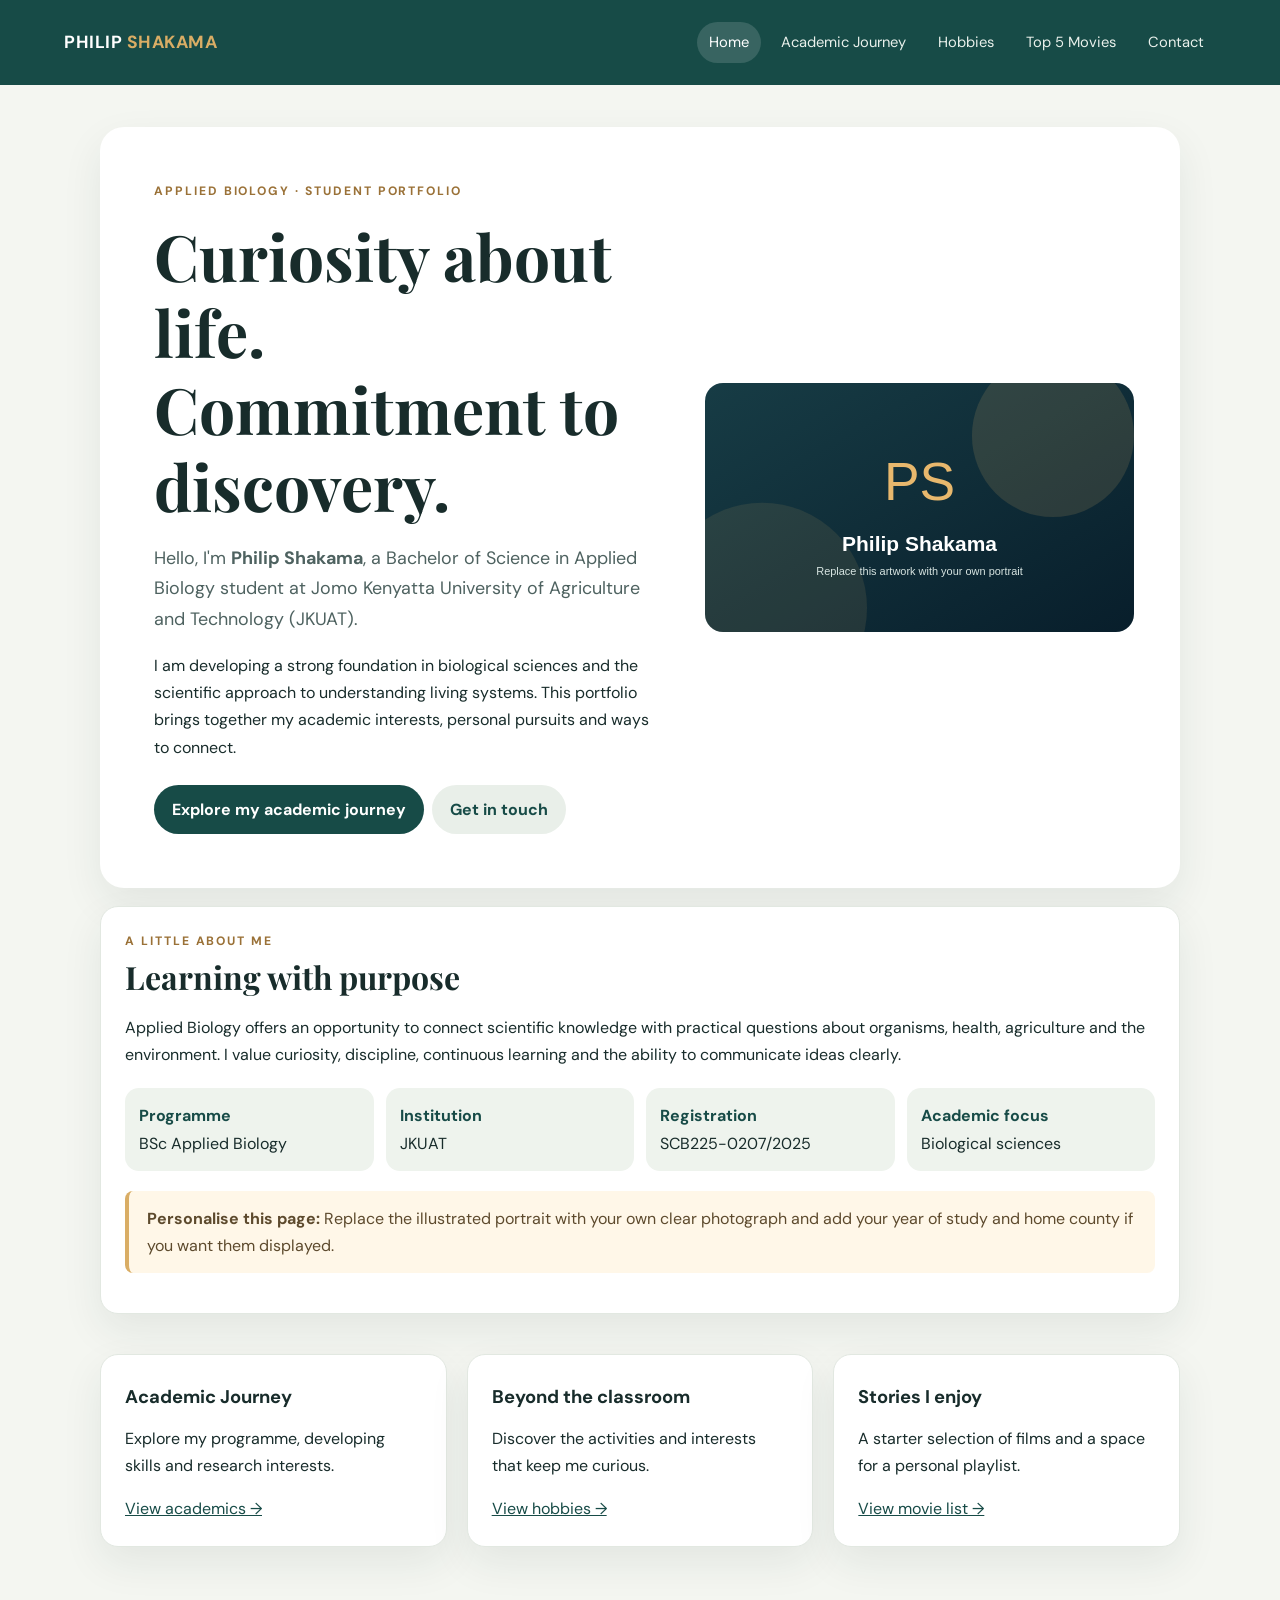
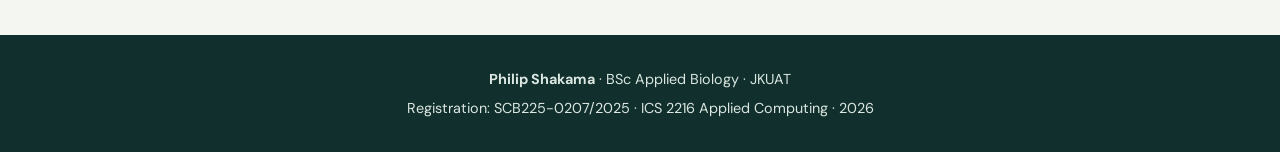
<file: philip_shakama_portfolio/index.html>
<!DOCTYPE html>
<html lang="en"><head><meta charset="utf-8"><meta name="viewport" content="width=device-width, initial-scale=1">
<meta name="description" content="The academic and personal portfolio of Philip Shakama, Applied Biology student.">
<title>Home | Philip Shakama</title><link rel="stylesheet" href="style.css"></head>
<body><header class="site-header"><a class="brand" href="index.html">PHILIP <span>SHAKAMA</span></a><nav aria-label="Main navigation"><a href="index.html" class="active" aria-current="page">Home</a><a href="academic.html" class="" >Academic Journey</a><a href="hobbies.html" class="" >Hobbies</a><a href="movies.html" class="" >Top 5 Movies</a><a href="contact.html" class="" >Contact</a></nav></header>
<main><section class="hero"><div class="hero-copy"><div class="eyebrow">Applied Biology · Student Portfolio</div><h1>Curiosity about life. Commitment to discovery.</h1><p class="lead">Hello, I'm <strong>Philip Shakama</strong>, a Bachelor of Science in Applied Biology student at Jomo Kenyatta University of Agriculture and Technology (JKUAT).</p><p>I am developing a strong foundation in biological sciences and the scientific approach to understanding living systems. This portfolio brings together my academic interests, personal pursuits and ways to connect.</p><a class="btn" href="academic.html">Explore my academic journey</a><a class="btn secondary" href="contact.html">Get in touch</a></div><img src="images/my-photo-placeholder.svg" alt="Illustrated placeholder for Philip Shakama's portrait; replace with a personal photograph"></section>
<section class="card"><div class="eyebrow">A little about me</div><h2>Learning with purpose</h2><p>Applied Biology offers an opportunity to connect scientific knowledge with practical questions about organisms, health, agriculture and the environment. I value curiosity, discipline, continuous learning and the ability to communicate ideas clearly.</p><div class="facts"><div class="fact"><strong>Programme</strong>BSc Applied Biology</div><div class="fact"><strong>Institution</strong>JKUAT</div><div class="fact"><strong>Registration</strong>SCB225-0207/2025</div><div class="fact"><strong>Academic focus</strong>Biological sciences</div></div><p class="notice"><strong>Personalise this page:</strong> Replace the illustrated portrait with your own clear photograph and add your year of study and home county if you want them displayed.</p></section>
<section class="grid"><article class="card"><h3>Academic Journey</h3><p>Explore my programme, developing skills and research interests.</p><a href="academic.html">View academics →</a></article><article class="card"><h3>Beyond the classroom</h3><p>Discover the activities and interests that keep me curious.</p><a href="hobbies.html">View hobbies →</a></article><article class="card"><h3>Stories I enjoy</h3><p>A starter selection of films and a space for a personal playlist.</p><a href="movies.html">View movie list →</a></article></section></main><footer><p><strong>Philip Shakama</strong> · BSc Applied Biology · JKUAT</p><p>Registration: SCB225-0207/2025 · ICS 2216 Applied Computing · 2026</p></footer></body></html>
</file>
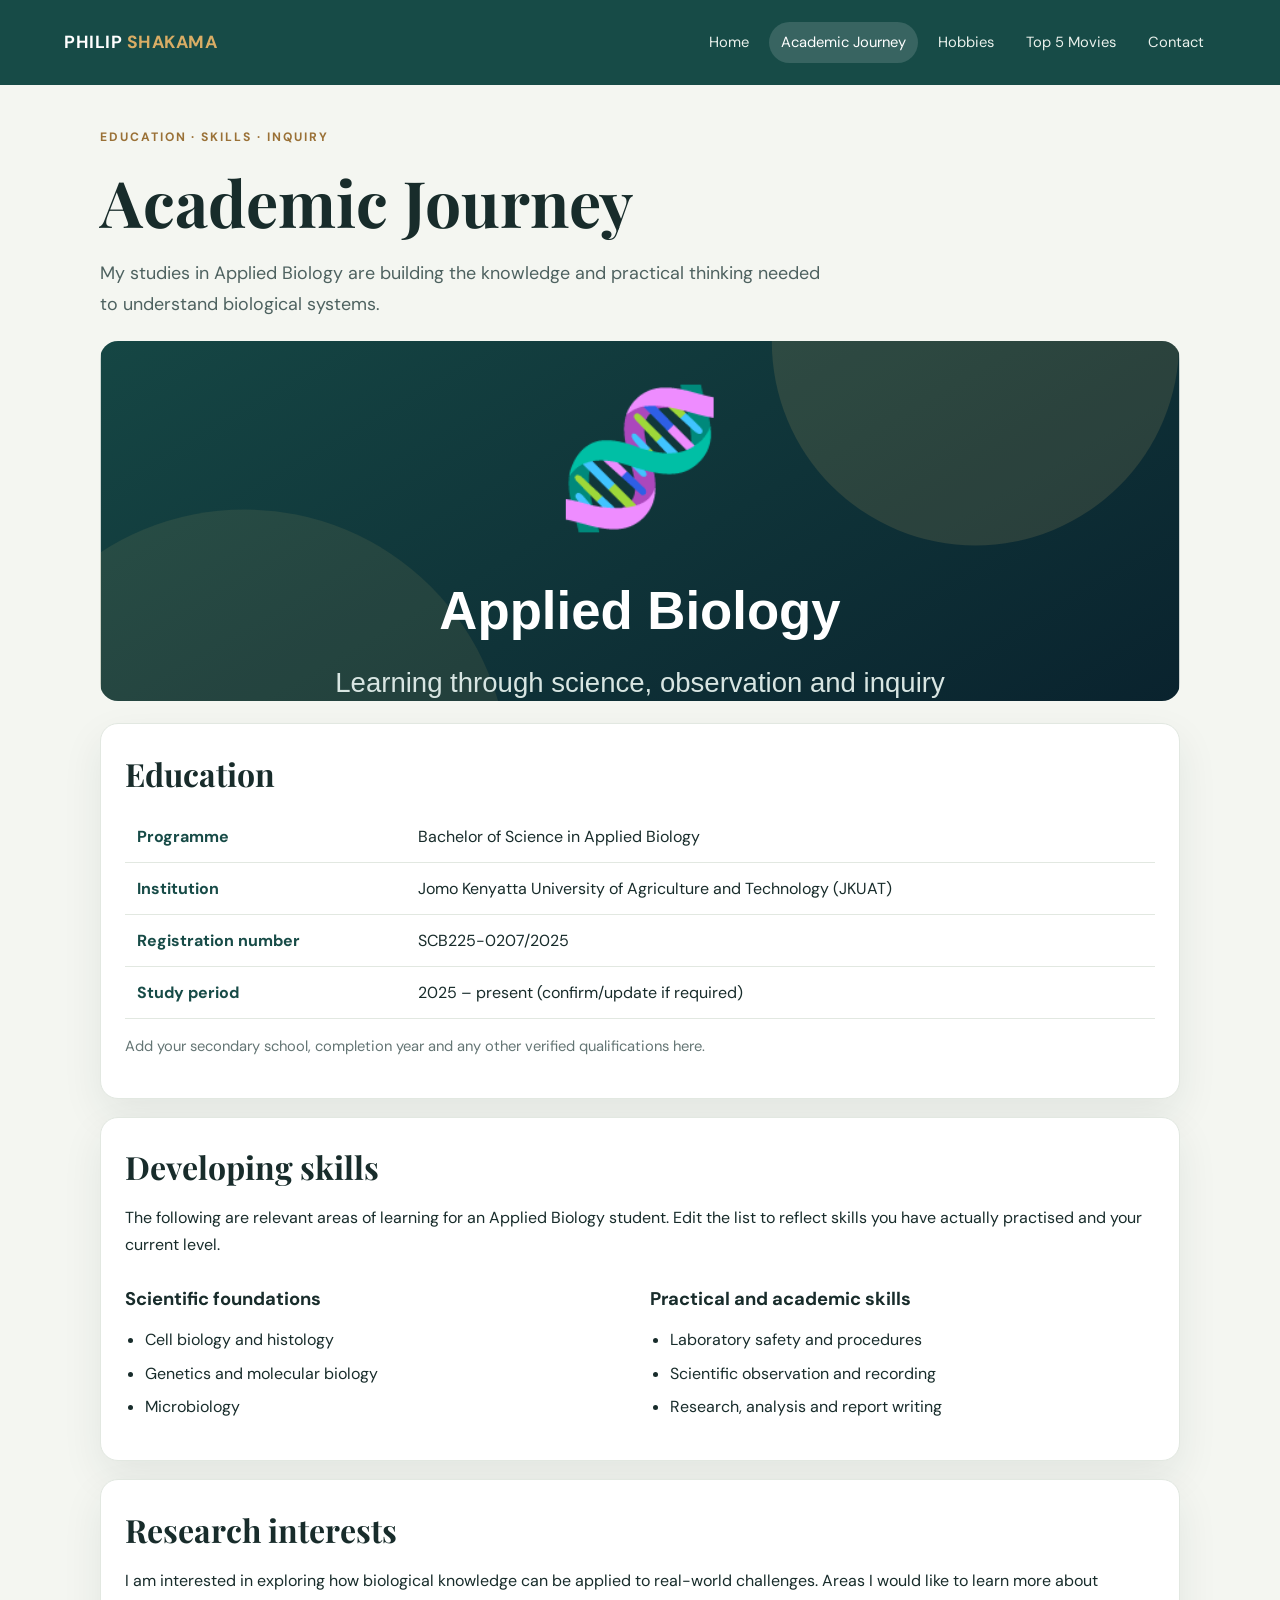
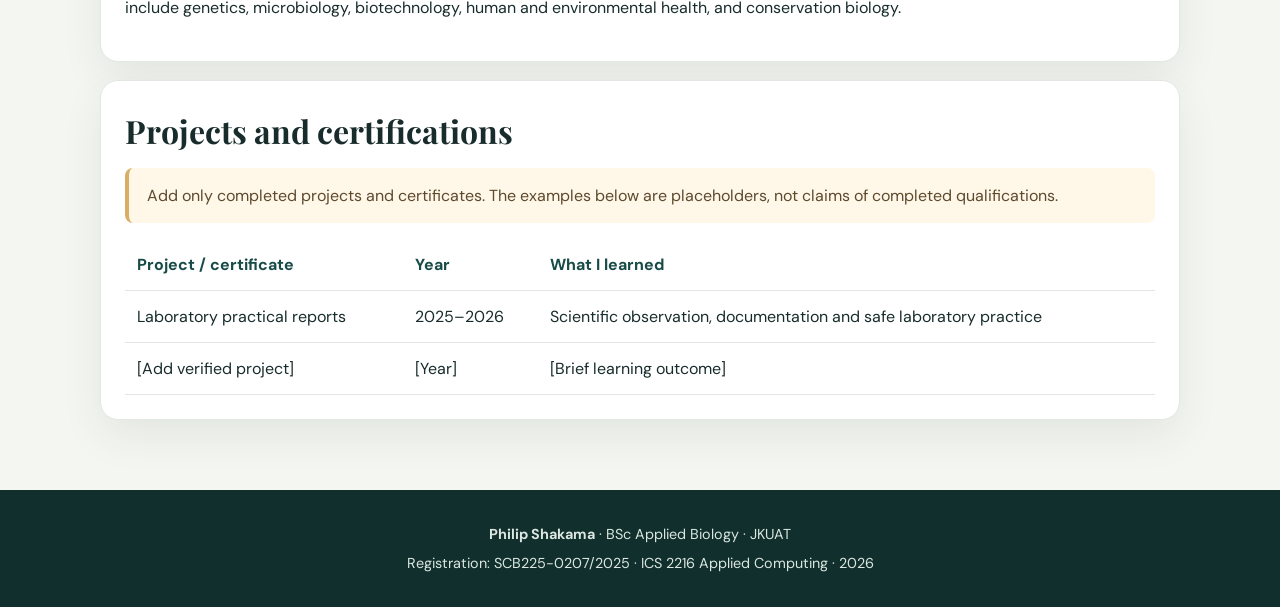
<file: philip_shakama_portfolio/academic.html>
<!DOCTYPE html>
<html lang="en"><head><meta charset="utf-8"><meta name="viewport" content="width=device-width, initial-scale=1">
<meta name="description" content="The academic and personal portfolio of Philip Shakama, Applied Biology student.">
<title>Academic Journey | Philip Shakama</title><link rel="stylesheet" href="style.css"></head>
<body><header class="site-header"><a class="brand" href="index.html">PHILIP <span>SHAKAMA</span></a><nav aria-label="Main navigation"><a href="index.html" class="" >Home</a><a href="academic.html" class="active" aria-current="page">Academic Journey</a><a href="hobbies.html" class="" >Hobbies</a><a href="movies.html" class="" >Top 5 Movies</a><a href="contact.html" class="" >Contact</a></nav></header>
<main><div class="eyebrow">Education · Skills · Inquiry</div><h1>Academic Journey</h1><p class="lead">My studies in Applied Biology are building the knowledge and practical thinking needed to understand biological systems.</p><img class="feature-img" src="images/campus.svg" alt="Illustration representing Applied Biology study and scientific inquiry">
<section class="card"><h2>Education</h2><table><tr><th>Programme</th><td>Bachelor of Science in Applied Biology</td></tr><tr><th>Institution</th><td>Jomo Kenyatta University of Agriculture and Technology (JKUAT)</td></tr><tr><th>Registration number</th><td>SCB225-0207/2025</td></tr><tr><th>Study period</th><td>2025 – present (confirm/update if required)</td></tr></table><p class="meta">Add your secondary school, completion year and any other verified qualifications here.</p></section>
<section class="card"><h2>Developing skills</h2><p>The following are relevant areas of learning for an Applied Biology student. Edit the list to reflect skills you have actually practised and your current level.</p><div class="grid"><div><h3>Scientific foundations</h3><ul><li>Cell biology and histology</li><li>Genetics and molecular biology</li><li>Microbiology</li></ul></div><div><h3>Practical and academic skills</h3><ul><li>Laboratory safety and procedures</li><li>Scientific observation and recording</li><li>Research, analysis and report writing</li></ul></div></div></section>
<section class="card"><h2>Research interests</h2><p>I am interested in exploring how biological knowledge can be applied to real-world challenges. Areas I would like to learn more about include genetics, microbiology, biotechnology, human and environmental health, and conservation biology.</p></section>
<section class="card"><h2>Projects and certifications</h2><p class="notice">Add only completed projects and certificates. The examples below are placeholders, not claims of completed qualifications.</p><table><tr><th>Project / certificate</th><th>Year</th><th>What I learned</th></tr><tr><td>Laboratory practical reports</td><td>2025–2026</td><td>Scientific observation, documentation and safe laboratory practice</td></tr><tr><td>[Add verified project]</td><td>[Year]</td><td>[Brief learning outcome]</td></tr></table></section></main><footer><p><strong>Philip Shakama</strong> · BSc Applied Biology · JKUAT</p><p>Registration: SCB225-0207/2025 · ICS 2216 Applied Computing · 2026</p></footer></body></html>
</file>
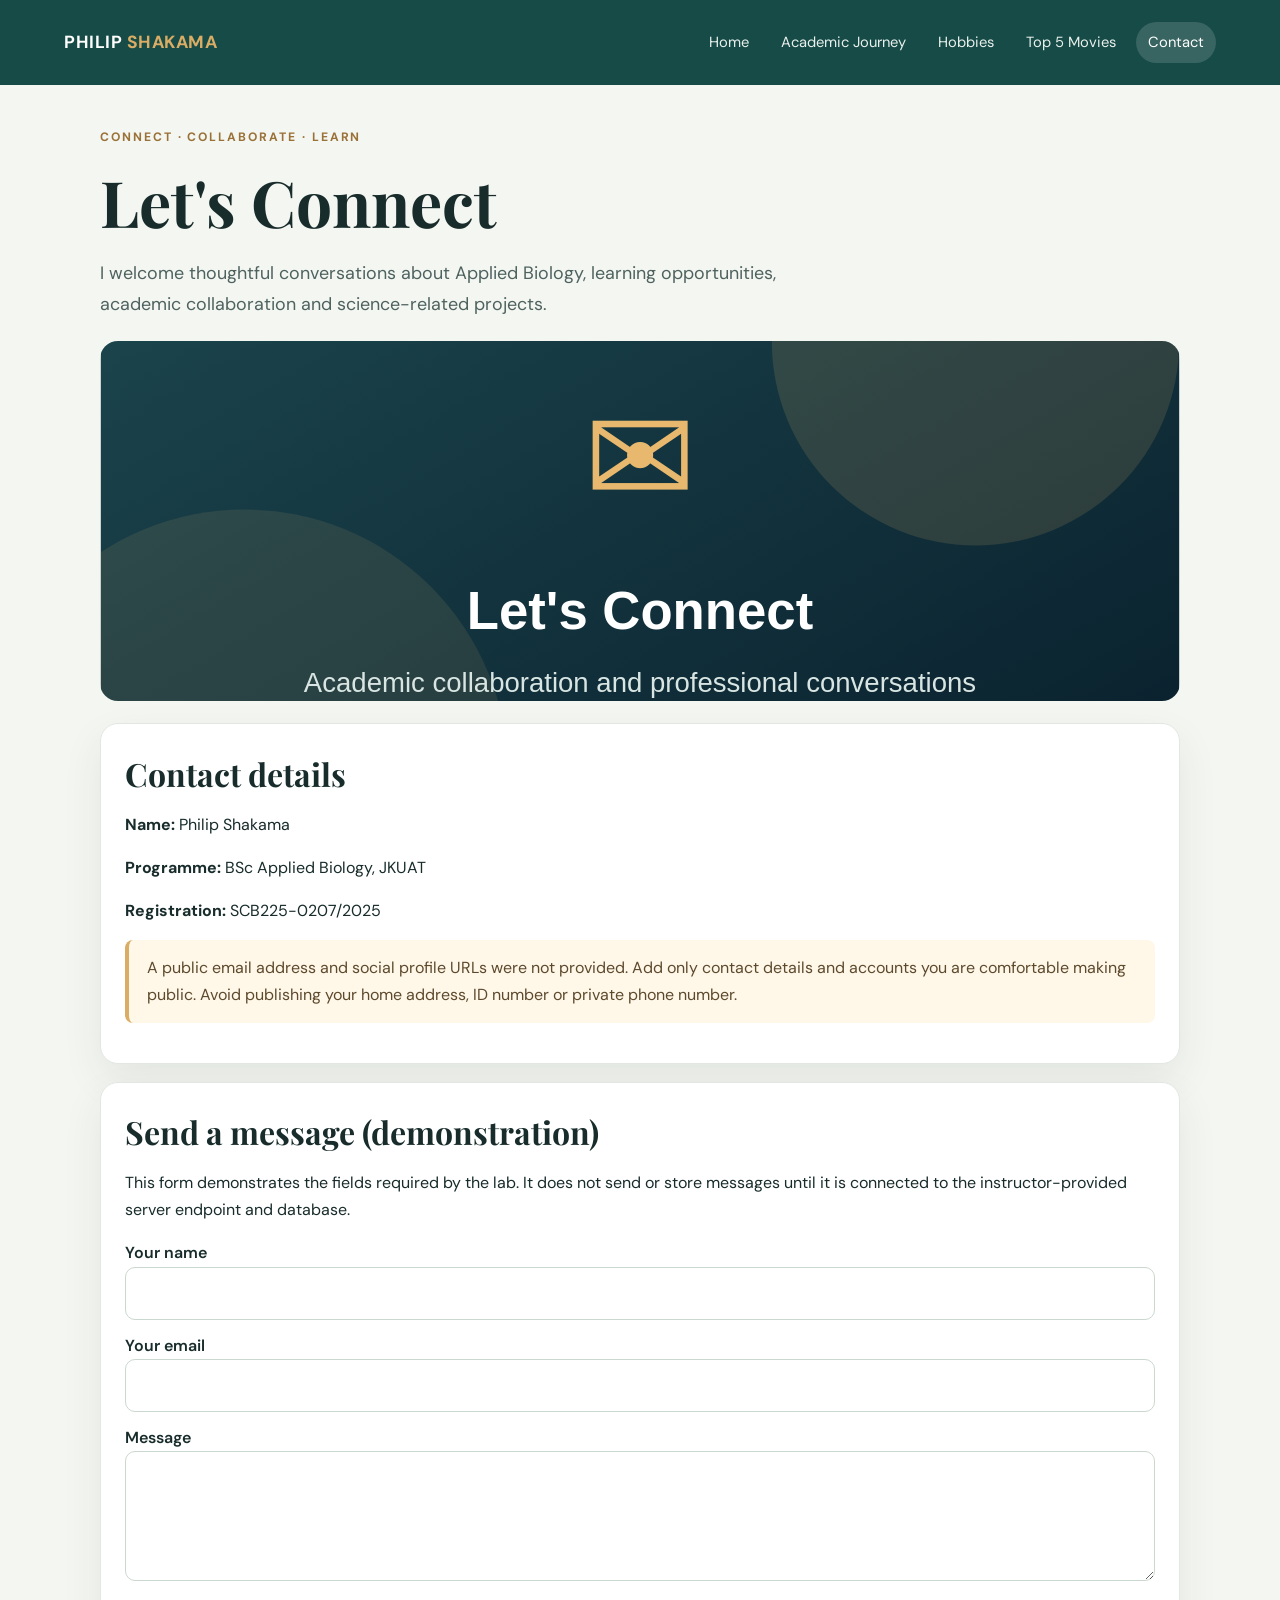
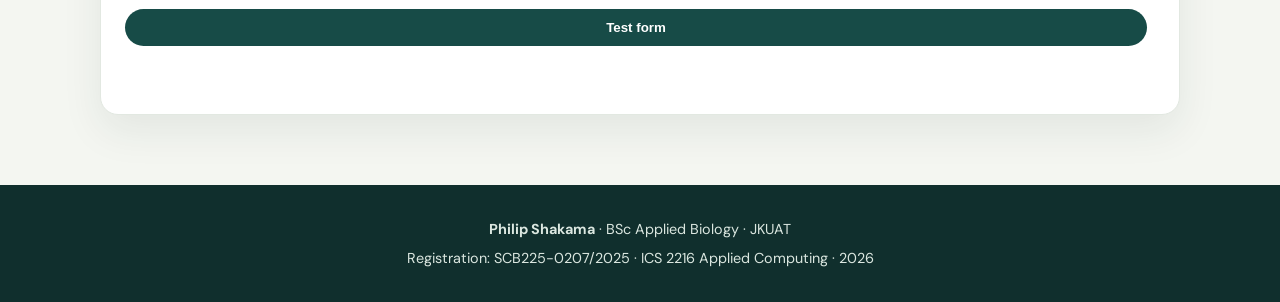
<file: philip_shakama_portfolio/contact.html>
<!DOCTYPE html>
<html lang="en"><head><meta charset="utf-8"><meta name="viewport" content="width=device-width, initial-scale=1">
<meta name="description" content="The academic and personal portfolio of Philip Shakama, Applied Biology student.">
<title>Contact | Philip Shakama</title><link rel="stylesheet" href="style.css"></head>
<body><header class="site-header"><a class="brand" href="index.html">PHILIP <span>SHAKAMA</span></a><nav aria-label="Main navigation"><a href="index.html" class="" >Home</a><a href="academic.html" class="" >Academic Journey</a><a href="hobbies.html" class="" >Hobbies</a><a href="movies.html" class="" >Top 5 Movies</a><a href="contact.html" class="active" aria-current="page">Contact</a></nav></header>
<main><div class="eyebrow">Connect · Collaborate · Learn</div><h1>Let's Connect</h1><p class="lead">I welcome thoughtful conversations about Applied Biology, learning opportunities, academic collaboration and science-related projects.</p><img class="feature-img" src="images/contact.svg" alt="Illustration representing communication and professional connection">
<section class="card"><h2>Contact details</h2><p><strong>Name:</strong> Philip Shakama</p><p><strong>Programme:</strong> BSc Applied Biology, JKUAT</p><p><strong>Registration:</strong> SCB225-0207/2025</p><p class="notice">A public email address and social profile URLs were not provided. Add only contact details and accounts you are comfortable making public. Avoid publishing your home address, ID number or private phone number.</p></section>
<section class="card"><h2>Send a message (demonstration)</h2><p>This form demonstrates the fields required by the lab. It does not send or store messages until it is connected to the instructor-provided server endpoint and database.</p><form id="contact-form"><div><label for="sender_name">Your name</label><input id="sender_name" name="sender_name" required></div><div><label for="sender_email">Your email</label><input id="sender_email" name="sender_email" type="email" required></div><div><label for="message">Message</label><textarea id="message" name="message" required></textarea></div><button class="btn" type="submit">Test form</button><p id="form-status" role="status" aria-live="polite"></p></form></section>
<script>document.getElementById('contact-form').addEventListener('submit',function(e){e.preventDefault();document.getElementById('form-status').textContent='Demo only: the form has been validated in this browser but no message was sent or saved. Connect the instructor-provided backend to enable submissions.';});</script></main><footer><p><strong>Philip Shakama</strong> · BSc Applied Biology · JKUAT</p><p>Registration: SCB225-0207/2025 · ICS 2216 Applied Computing · 2026</p></footer></body></html>
</file>
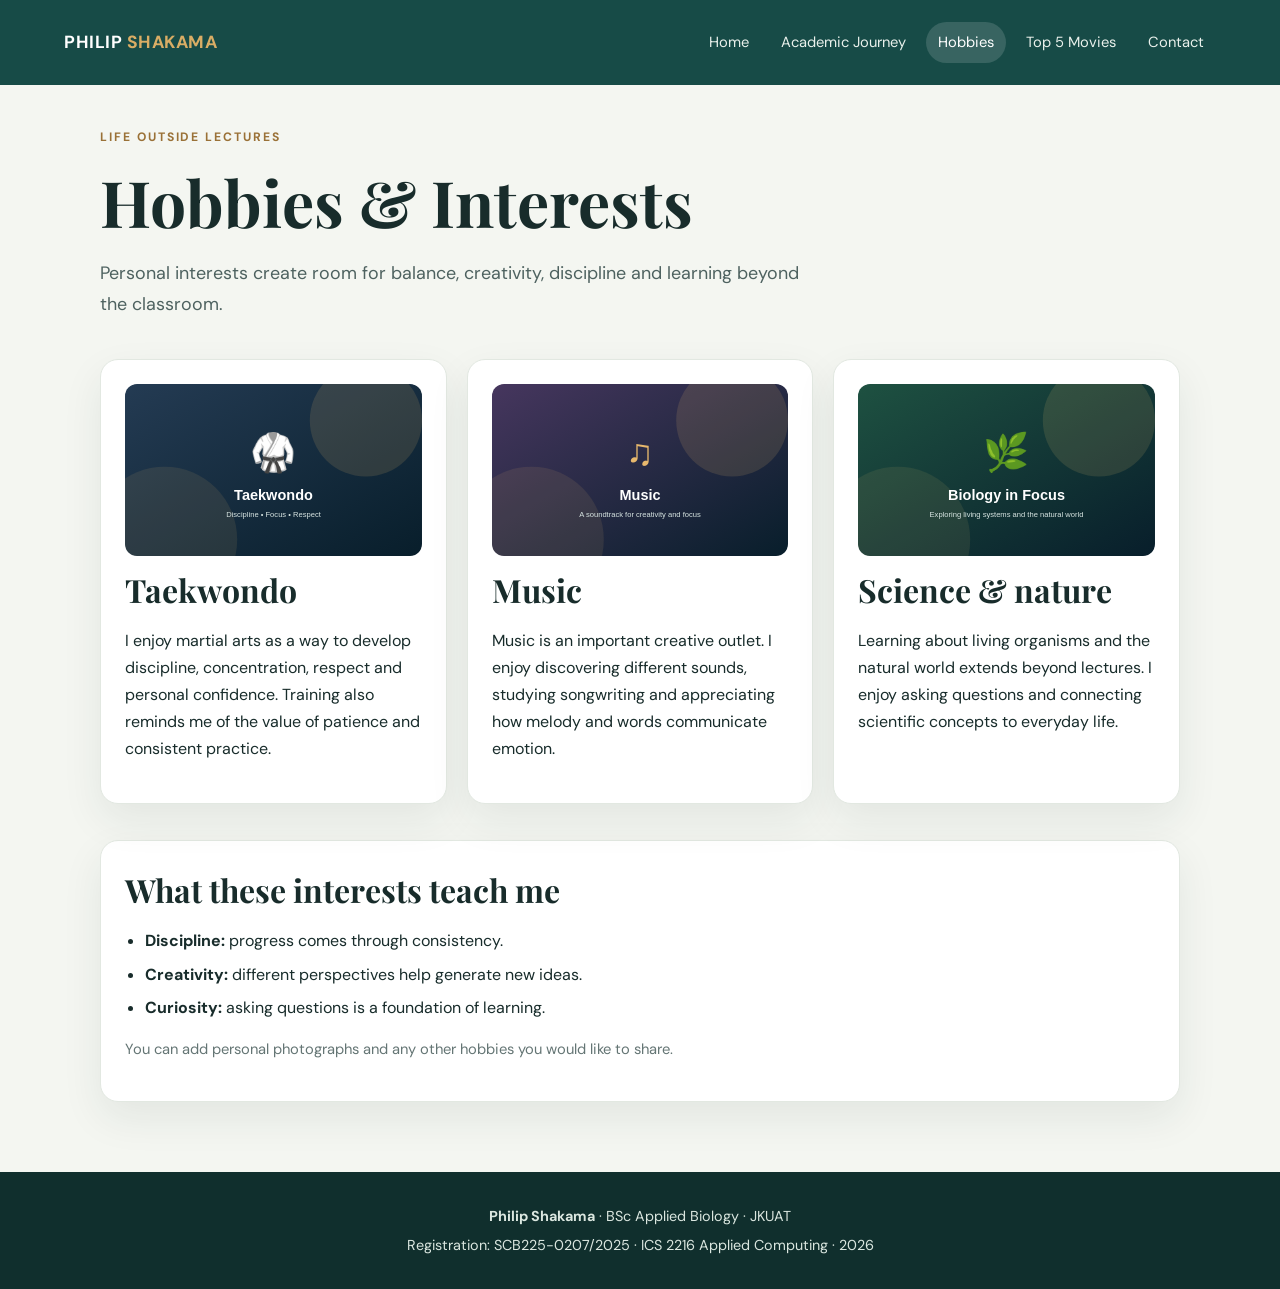
<file: philip_shakama_portfolio/hobbies.html>
<!DOCTYPE html>
<html lang="en"><head><meta charset="utf-8"><meta name="viewport" content="width=device-width, initial-scale=1">
<meta name="description" content="The academic and personal portfolio of Philip Shakama, Applied Biology student.">
<title>Hobbies | Philip Shakama</title><link rel="stylesheet" href="style.css"></head>
<body><header class="site-header"><a class="brand" href="index.html">PHILIP <span>SHAKAMA</span></a><nav aria-label="Main navigation"><a href="index.html" class="" >Home</a><a href="academic.html" class="" >Academic Journey</a><a href="hobbies.html" class="active" aria-current="page">Hobbies</a><a href="movies.html" class="" >Top 5 Movies</a><a href="contact.html" class="" >Contact</a></nav></header>
<main><div class="eyebrow">Life outside lectures</div><h1>Hobbies & Interests</h1><p class="lead">Personal interests create room for balance, creativity, discipline and learning beyond the classroom.</p><div class="grid">
<article class="card"><img src="images/taekwondo.svg" alt="Illustration representing taekwondo and martial arts practice"><h2>Taekwondo</h2><p>I enjoy martial arts as a way to develop discipline, concentration, respect and personal confidence. Training also reminds me of the value of patience and consistent practice.</p></article>
<article class="card"><img src="images/music.svg" alt="Illustration representing music and listening"><h2>Music</h2><p>Music is an important creative outlet. I enjoy discovering different sounds, studying songwriting and appreciating how melody and words communicate emotion.</p></article>
<article class="card"><img src="images/biology.svg" alt="Illustration of a green leaf representing nature and biology"><h2>Science & nature</h2><p>Learning about living organisms and the natural world extends beyond lectures. I enjoy asking questions and connecting scientific concepts to everyday life.</p></article>
</div><section class="card"><h2>What these interests teach me</h2><ul><li><strong>Discipline:</strong> progress comes through consistency.</li><li><strong>Creativity:</strong> different perspectives help generate new ideas.</li><li><strong>Curiosity:</strong> asking questions is a foundation of learning.</li></ul><p class="meta">You can add personal photographs and any other hobbies you would like to share.</p></section></main><footer><p><strong>Philip Shakama</strong> · BSc Applied Biology · JKUAT</p><p>Registration: SCB225-0207/2025 · ICS 2216 Applied Computing · 2026</p></footer></body></html>
</file>
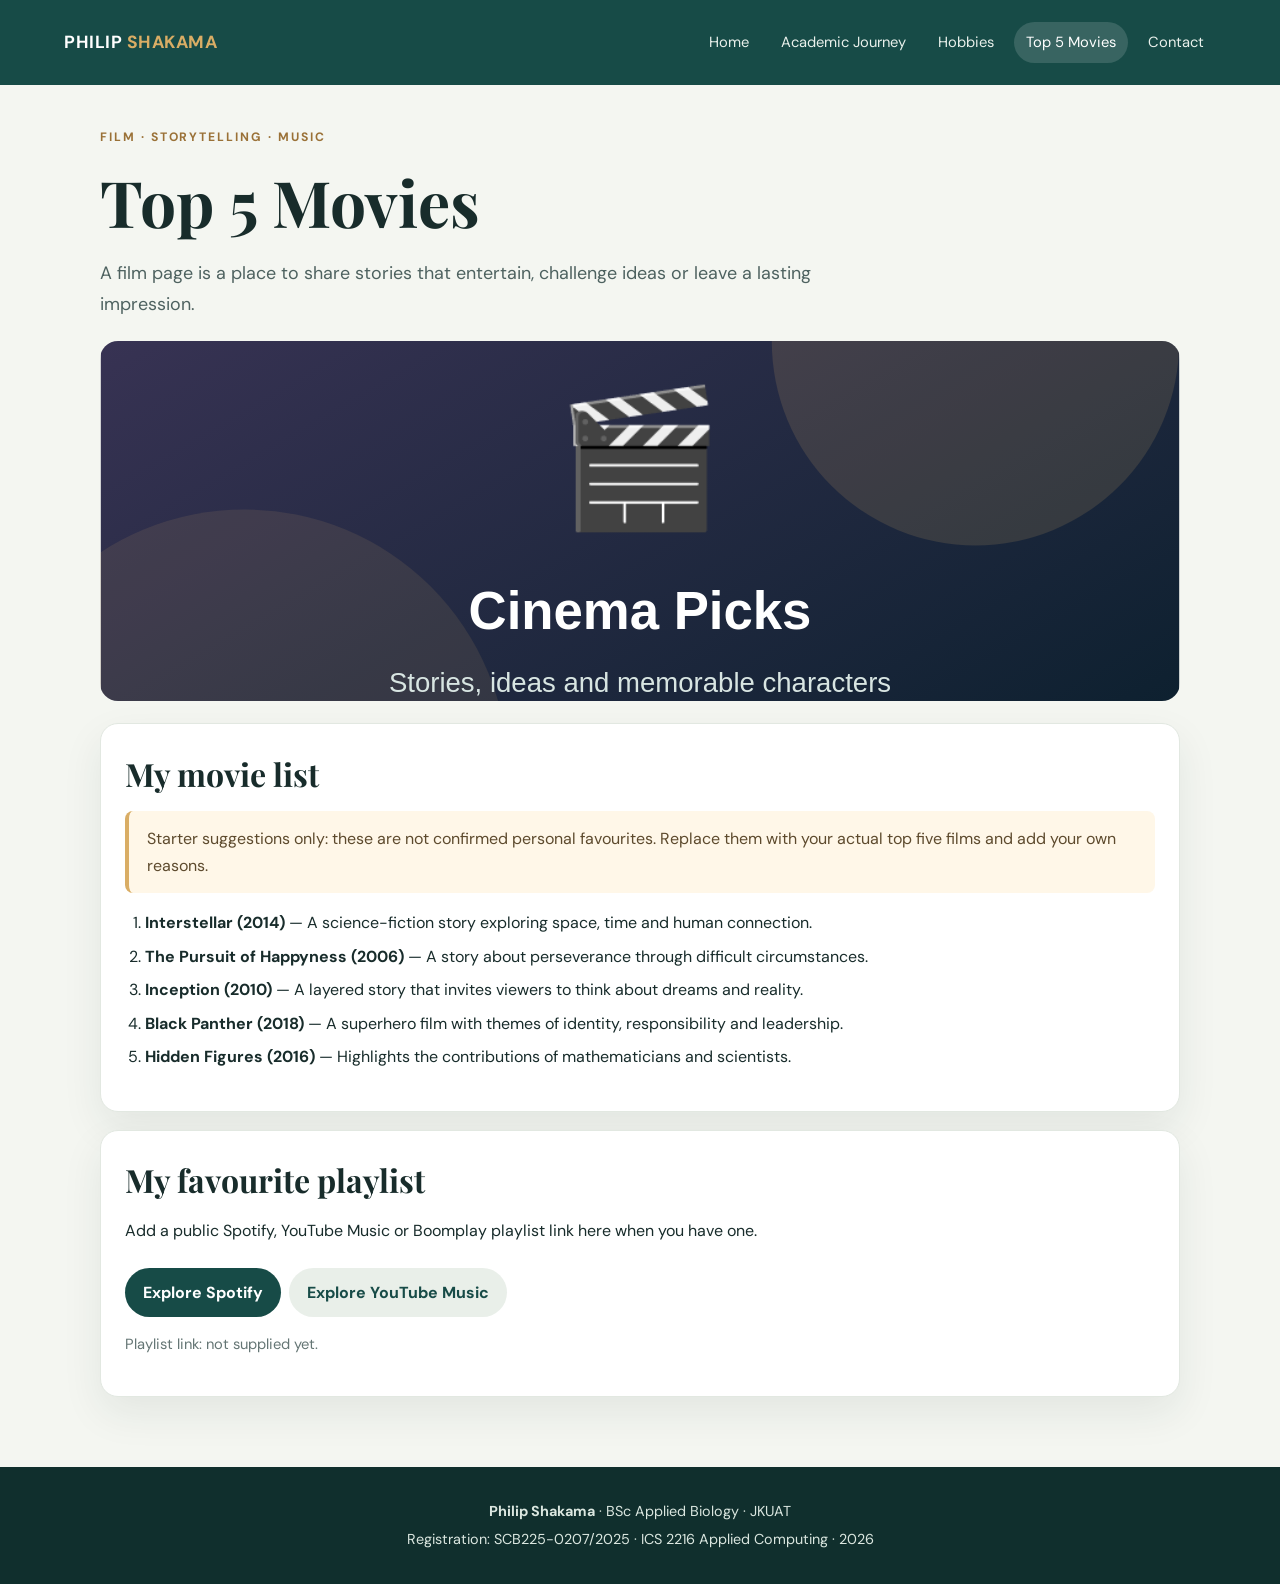
<file: philip_shakama_portfolio/movies.html>
<!DOCTYPE html>
<html lang="en"><head><meta charset="utf-8"><meta name="viewport" content="width=device-width, initial-scale=1">
<meta name="description" content="The academic and personal portfolio of Philip Shakama, Applied Biology student.">
<title>Top 5 Movies | Philip Shakama</title><link rel="stylesheet" href="style.css"></head>
<body><header class="site-header"><a class="brand" href="index.html">PHILIP <span>SHAKAMA</span></a><nav aria-label="Main navigation"><a href="index.html" class="" >Home</a><a href="academic.html" class="" >Academic Journey</a><a href="hobbies.html" class="" >Hobbies</a><a href="movies.html" class="active" aria-current="page">Top 5 Movies</a><a href="contact.html" class="" >Contact</a></nav></header>
<main><div class="eyebrow">Film · Storytelling · Music</div><h1>Top 5 Movies</h1><p class="lead">A film page is a place to share stories that entertain, challenge ideas or leave a lasting impression.</p><img class="feature-img" src="images/movies.svg" alt="Illustration representing cinema and film">
<section class="card"><h2>My movie list</h2><p class="notice">Starter suggestions only: these are not confirmed personal favourites. Replace them with your actual top five films and add your own reasons.</p><ol><li><strong>Interstellar (2014)</strong> — A science-fiction story exploring space, time and human connection.</li><li><strong>The Pursuit of Happyness (2006)</strong> — A story about perseverance through difficult circumstances.</li><li><strong>Inception (2010)</strong> — A layered story that invites viewers to think about dreams and reality.</li><li><strong>Black Panther (2018)</strong> — A superhero film with themes of identity, responsibility and leadership.</li><li><strong>Hidden Figures (2016)</strong> — Highlights the contributions of mathematicians and scientists.</li></ol></section>
<section class="card"><h2>My favourite playlist</h2><p>Add a public Spotify, YouTube Music or Boomplay playlist link here when you have one.</p><a class="btn" href="https://open.spotify.com/" target="_blank" rel="noopener">Explore Spotify</a><a class="btn secondary" href="https://music.youtube.com/" target="_blank" rel="noopener">Explore YouTube Music</a><p class="meta">Playlist link: not supplied yet.</p></section></main><footer><p><strong>Philip Shakama</strong> · BSc Applied Biology · JKUAT</p><p>Registration: SCB225-0207/2025 · ICS 2216 Applied Computing · 2026</p></footer></body></html>
</file>
<file: philip_shakama_portfolio/style.css>
@import url('https://fonts.googleapis.com/css2?family=DM+Sans:wght@400;500;600;700&family=Playfair+Display:wght@600;700&display=swap');
:root{--ink:#182c2b;--muted:#647574;--paper:#f4f6f1;--card:#fff;--green:#174b47;--gold:#d9ad65;--line:#e2e8e1;--shadow:0 16px 40px rgba(20,49,45,.08)}
*{box-sizing:border-box}html{scroll-behavior:smooth}body{margin:0;background:var(--paper);color:var(--ink);font:16px/1.7 'DM Sans',Arial,sans-serif}
a{color:var(--green)}a:focus-visible,button:focus-visible,input:focus-visible,textarea:focus-visible{outline:3px solid var(--gold);outline-offset:3px}
.site-header{background:var(--green);color:white;padding:22px max(5vw,22px);display:flex;justify-content:space-between;align-items:center;gap:20px;flex-wrap:wrap}
.brand{font-weight:700;letter-spacing:.03em;color:white;text-decoration:none;font-size:1.1rem}.brand span{color:var(--gold)}
nav{display:flex;gap:8px;flex-wrap:wrap}nav a{color:#eaf1ec;text-decoration:none;padding:8px 12px;border-radius:30px;font-size:.92rem}nav a:hover,nav a.active{background:rgba(255,255,255,.14);color:#fff}
main{width:min(1080px,90%);margin:42px auto 70px}.eyebrow{text-transform:uppercase;letter-spacing:.16em;color:#9a7137;font-size:.76rem;font-weight:700}
h1,h2,h3{line-height:1.2}h1,h2{font-family:'Playfair Display',Georgia,serif}h1{font-size:clamp(2.3rem,5vw,4.4rem);margin:.25em 0}h2{font-size:2rem;margin:.2em 0 .55em}h3{font-size:1.15rem;margin:.4em 0}
.lead{font-size:1.12rem;color:#4e6260;max-width:720px}.hero{display:grid;grid-template-columns:1.1fr .9fr;gap:34px;align-items:center;background:var(--card);padding:clamp(22px,4vw,46px);border-radius:24px;box-shadow:var(--shadow)}
.hero img{width:100%;border-radius:18px;display:block}.hero-copy{padding:8px}
.meta{color:var(--muted);font-size:.92rem}.pill{display:inline-block;border:1px solid #d8e4dc;border-radius:30px;padding:5px 12px;margin:5px 5px 0 0;font-size:.83rem;color:var(--green);background:#f7faf6}
.grid{display:grid;grid-template-columns:repeat(auto-fit,minmax(230px,1fr));gap:20px;margin-top:22px}.card{background:var(--card);padding:24px;border:1px solid var(--line);border-radius:18px;box-shadow:var(--shadow);margin:18px 0}.card img{width:100%;height:auto;border-radius:12px;display:block;margin-bottom:15px}.feature-img{width:100%;border-radius:18px;display:block;margin:22px 0;max-height:360px;object-fit:cover}
.btn{display:inline-block;background:var(--green);color:white;text-decoration:none;border-radius:30px;padding:11px 18px;font-weight:700;margin:8px 8px 0 0;border:0;cursor:pointer}.btn:hover{background:#0e3532}.btn.secondary{background:#e9efe9;color:var(--green)}
ul,ol{padding-left:1.25rem}li{margin:.4rem 0}.facts{display:grid;grid-template-columns:repeat(auto-fit,minmax(160px,1fr));gap:12px;margin:20px 0}.fact{background:#eef3ed;border-radius:14px;padding:14px}.fact strong{display:block;color:var(--green)}
table{width:100%;border-collapse:collapse;margin-top:12px}th,td{text-align:left;padding:12px;border-bottom:1px solid var(--line)}th{color:var(--green)}
form{display:grid;gap:12px}label{font-weight:600}input,textarea{font:inherit;padding:12px;border:1px solid #cbd8cf;border-radius:10px;width:100%;background:#fff}textarea{min-height:130px;resize:vertical}.notice{background:#fff7e8;border-left:4px solid var(--gold);padding:14px 18px;border-radius:8px;color:#5d4a2d}
footer{background:#102f2d;color:#dbe7e0;padding:28px max(5vw,22px);text-align:center;font-size:.9rem}footer p{margin:4px}
@media(max-width:760px){.hero{grid-template-columns:1fr}.site-header{align-items:flex-start}nav{width:100%}nav a{padding:7px 9px}main{margin-top:24px}.hero img{max-height:330px;object-fit:cover}}
@media(prefers-color-scheme:dark){:root{--ink:#e6eeea;--muted:#b0c0ba;--paper:#101b1b;--card:#1a2928;--green:#8ab9a8;--line:#314341;--shadow:0 16px 40px rgba(0,0,0,.2)}body{color:var(--ink)}.site-header{background:#0b2524}nav a{color:#e5f0ea}.lead{color:#c1d0ca}.pill{background:#203532;color:#cde4d8;border-color:#3d5b51}.fact{background:#203532}.btn{background:#8ab9a8;color:#102b28}.btn.secondary{background:#263b37;color:#d9eee4}input,textarea{background:#172523;color:#e6eeea;border-color:#49605a}.notice{background:#3b3020;color:#f3dfb8}}
</file>
